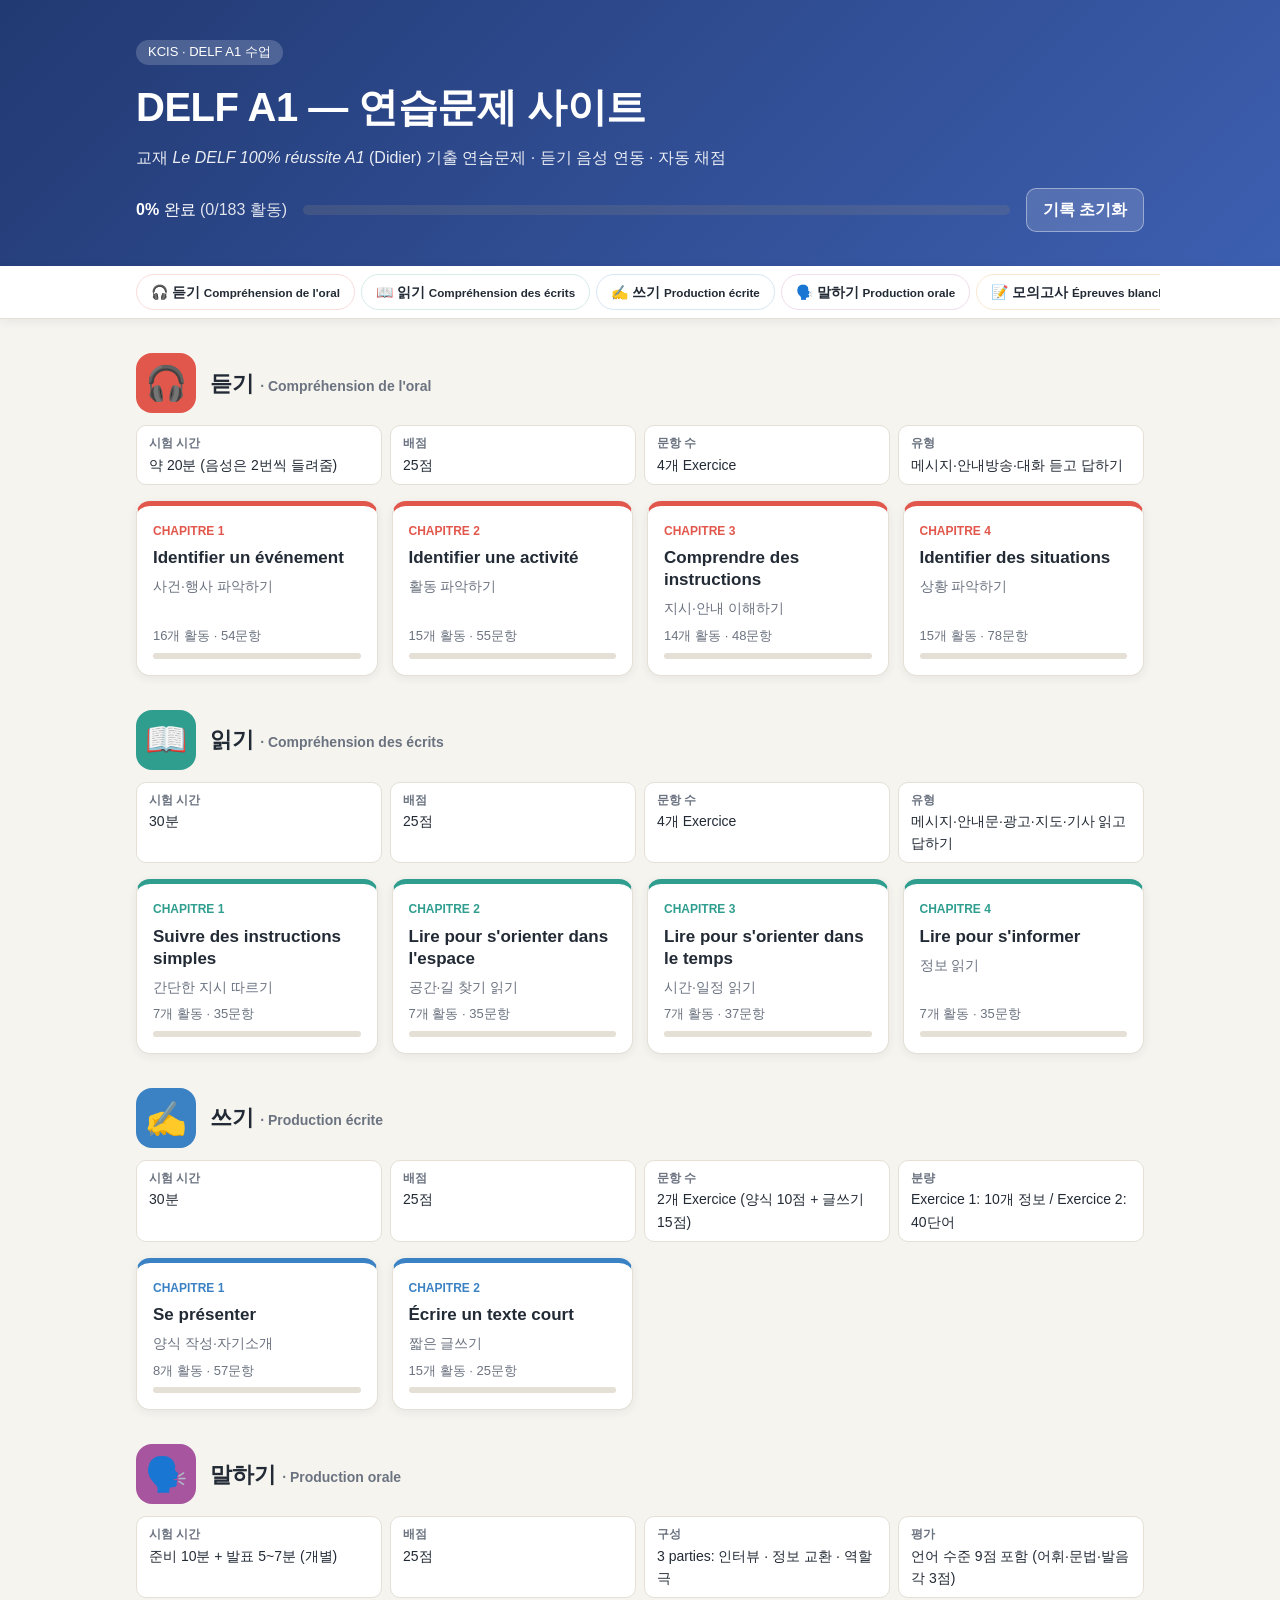
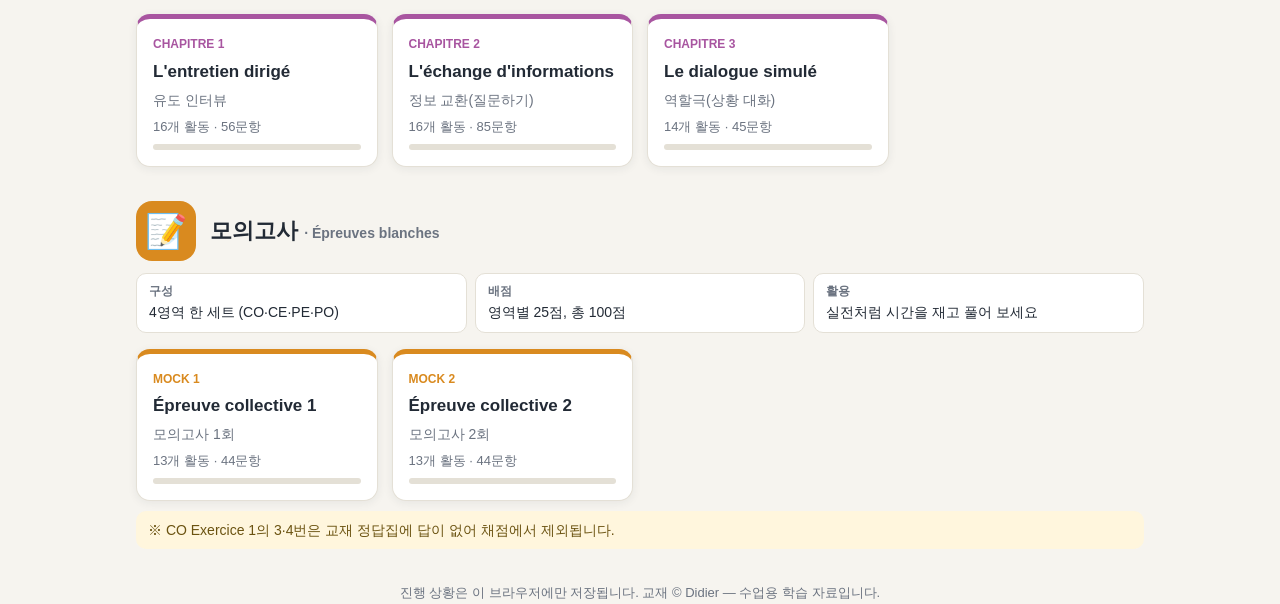
<file: index.html>
<!doctype html><html lang="ko"><head>
<script src="https://yalli2.github.io/site_main_control/guard.js" data-site="delf_a1"></script><!-- smc-guard --><meta charset="utf-8"><meta name="viewport" content="width=device-width,initial-scale=1">
<title>DELF A1 Study Site</title><link rel="stylesheet" href="style.css"></head><body>
<header class="top"><div class="wrap"><span class="badge">KCIS · DELF A1 수업</span>
<h1>DELF A1 — 연습문제 사이트</h1><p>교재 <i>Le DELF 100% réussite A1</i> (Didier) 기출 연습문제 · 듣기 음성 연동 · 자동 채점</p>
<div class="overall"><div><b id="op">0%</b> 완료 <span id="os" style="opacity:.85"></span></div><div class="bar"><i id="ob"></i></div><button id="reset" style="background:rgba(255,255,255,.15);color:#fff;border-color:rgba(255,255,255,.4)">기록 초기화</button></div></div></header>
<nav class="skills"><div class="wrap" id="nav"></div></nav>
<main class="wrap" id="main"></main>
<footer class="wrap">진행 상황은 이 브라우저에만 저장됩니다. 교재 © Didier — 수업용 학습 자료입니다.</footer>
<script src="data.js"></script><script src="app.js"></script><script>Main()</script></body></html>
</file>
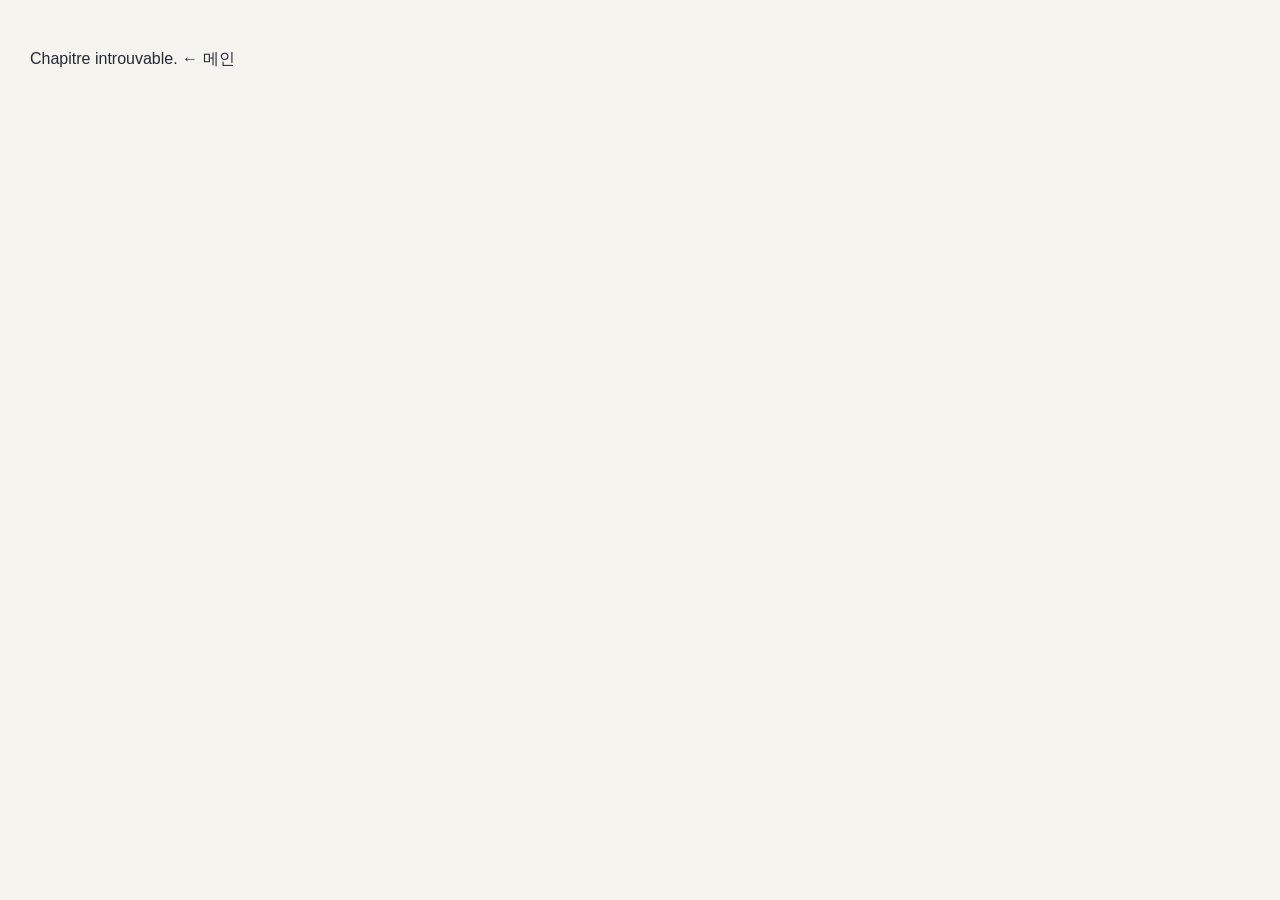
<file: chapter.html>
<!doctype html><html lang="ko"><head>
<script src="https://yalli2.github.io/site_main_control/guard.js" data-site="delf_a1"></script><!-- smc-guard --><meta charset="utf-8"><meta name="viewport" content="width=device-width,initial-scale=1">
<title>DELF A1 — Chapter</title><link rel="stylesheet" href="style.css"></head><body>
<div id="app"></div>
<script src="data.js"></script><script src="app.js"></script><script>Chapter()</script></body></html>
</file>
<file: style.css>
:root{--bg:#f6f4ef;--card:#fff;--ink:#222a35;--mute:#6b7380;--line:#e4e0d6;--ok:#1f8f4e;--okbg:#e6f6ec;--bad:#c53a3a;--badbg:#fdeaea;--acc:#2b4a8b;--r:14px;--sh:0 2px 10px rgba(30,40,60,.07)}
@media(prefers-color-scheme:dark){:root{--bg:#161a21;--card:#1f242d;--ink:#e8ebf0;--mute:#98a1b0;--line:#323946;--okbg:#14301f;--badbg:#3a1c1c;--acc:#8fb0ff}}
*{box-sizing:border-box}html{scroll-behavior:smooth}
body{margin:0;background:var(--bg);color:var(--ink);font:16px/1.6 -apple-system,"Apple SD Gothic Neo","Noto Sans KR","Segoe UI",sans-serif}
a{color:inherit;text-decoration:none}
.wrap{max-width:1040px;margin:0 auto;padding:0 16px}
header.top{background:linear-gradient(135deg,#223a73,#3d5fb0);color:#fff;padding:38px 0 34px}
header.top h1{margin:0 0 6px;font-size:clamp(26px,5vw,40px);letter-spacing:-.5px}
header.top p{margin:0;opacity:.9}
.badge{display:inline-block;background:rgba(255,255,255,.18);border-radius:99px;padding:2px 12px;font-size:13px;margin-bottom:10px}
.overall{display:flex;gap:16px;align-items:center;flex-wrap:wrap;margin-top:18px}
.bar{height:10px;border-radius:99px;background:rgba(127,127,127,.25);overflow:hidden;flex:1;min-width:140px}
.bar>i{display:block;height:100%;background:#59d38b;width:0;transition:width .4s}
nav.skills{position:sticky;top:0;z-index:5;background:var(--card);border-bottom:1px solid var(--line);box-shadow:var(--sh)}
nav.skills .wrap{display:flex;gap:6px;overflow-x:auto;padding:8px 16px}
nav.skills a{white-space:nowrap;padding:6px 14px;border-radius:99px;font-size:14px;font-weight:600;border:1px solid var(--line)}
nav.skills a:hover{background:var(--bg)}
section.skill{margin:34px 0}
.skhead{display:flex;gap:14px;align-items:center;margin-bottom:12px}
.skicon{font-size:34px;width:60px;height:60px;border-radius:16px;display:grid;place-items:center;color:#fff}
.skhead h2{margin:0;font-size:22px}.skhead small{color:var(--mute);font-size:14px}
.info{display:grid;grid-template-columns:repeat(auto-fit,minmax(200px,1fr));gap:8px;margin:10px 0 16px}
.info div{background:var(--card);border:1px solid var(--line);border-radius:10px;padding:8px 12px;font-size:14px}
.info b{display:block;font-size:12px;color:var(--mute);font-weight:600}
.grid{display:grid;grid-template-columns:repeat(auto-fill,minmax(235px,1fr));gap:14px}
.ccard{background:var(--card);border:1px solid var(--line);border-radius:var(--r);padding:16px;box-shadow:var(--sh);display:flex;flex-direction:column;gap:6px;transition:.15s;border-top:5px solid var(--c)}
.ccard:hover{transform:translateY(-3px)}
.ccard .n{font-size:12px;font-weight:700;color:var(--c)}
.ccard h3{margin:0;font-size:17px;line-height:1.3}.ccard p{margin:0;color:var(--mute);font-size:14px}
.ccard .meta{font-size:13px;color:var(--mute);margin-top:auto}
.mini{height:6px;border-radius:9px;background:var(--line);overflow:hidden}.mini>i{display:block;height:100%;background:var(--c);width:0}
.note{background:#fff6dd;color:#6b5311;border-radius:10px;padding:8px 12px;font-size:14px;margin-top:10px}
@media(prefers-color-scheme:dark){.note{background:#3b3315;color:#f2dc91}}
footer{padding:30px 0 50px;color:var(--mute);font-size:13px;text-align:center}
button,.btn{font:inherit;cursor:pointer;border:1px solid var(--line);background:var(--card);color:var(--ink);border-radius:10px;padding:8px 16px;font-weight:600}
button.pri{background:var(--acc);color:#fff;border-color:var(--acc)}
@media(prefers-color-scheme:dark){button.pri{color:#0f1420}}
button:hover{filter:brightness(.97)}button:disabled{opacity:.5;cursor:default}
/* chapter page */
.chead{background:var(--c);color:#fff;padding:22px 0}
.chead a.back{opacity:.9;font-size:14px}
.chead h1{margin:6px 0 2px;font-size:clamp(22px,4vw,32px)}
.chead .sub{opacity:.9}
.score-top{position:sticky;top:0;z-index:6;background:var(--card);border-bottom:1px solid var(--line);box-shadow:var(--sh)}
.score-top .wrap{display:flex;align-items:center;gap:14px;padding:8px 16px;flex-wrap:wrap}
.score-top .big{font-weight:800;font-size:18px}
.tabs{display:flex;gap:8px;margin:22px 0 4px;flex-wrap:wrap}
.tabs button.on{background:var(--ink);color:var(--bg)}
.toc{display:flex;gap:6px;flex-wrap:wrap;margin:10px 0 4px}
.toc a{font-size:13px;padding:3px 10px;border-radius:99px;border:1px solid var(--line);background:var(--card)}
.toc a.done{background:var(--okbg);border-color:var(--ok);color:var(--ok)}
.grp{margin:26px 0 8px;font-size:15px;font-weight:800;color:var(--mute);text-transform:uppercase;letter-spacing:.4px}
.act{background:var(--card);border:1px solid var(--line);border-radius:var(--r);box-shadow:var(--sh);padding:18px;margin:14px 0;scroll-margin-top:70px}
.act h3{margin:0 0 4px;font-size:18px;display:flex;gap:10px;align-items:center;flex-wrap:wrap}
.tag{font-size:12px;font-weight:700;border-radius:99px;padding:1px 10px;background:var(--bg);border:1px solid var(--line);color:var(--mute)}
.tag.ex{background:#ffe9c7;color:#8a5a00;border-color:#f3cd8a}
.instr{margin:4px 0 12px;color:var(--ink)}
.audio{background:var(--bg);border:1px solid var(--line);border-radius:12px;padding:8px 12px;margin:8px 0 14px;display:flex;gap:10px;align-items:center;flex-wrap:wrap}
.audio b{font-size:13px;white-space:nowrap}.audio audio{flex:1;min-width:200px;height:36px}
.doc{margin:10px 0 14px;display:flex;flex-direction:column;gap:8px;align-items:flex-start}
.doc img,.itemimg img{max-width:min(100%,700px);border:1px solid var(--line);border-radius:10px;background:#fff}
.item{padding:12px 0;border-top:1px dashed var(--line)}
.item:first-of-type{border-top:0}
.item .q{font-weight:600;margin-bottom:6px;display:flex;gap:8px;justify-content:space-between}
.item .pt{font-size:12px;font-weight:600;color:var(--mute);white-space:nowrap}
.gtitle{font-size:13px;font-weight:800;color:var(--acc);margin-top:10px}
.opts{display:flex;flex-direction:column;gap:6px}
.opts.row{flex-direction:row;flex-wrap:wrap}
.opt{display:flex;gap:10px;align-items:flex-start;border:1.5px solid var(--line);border-radius:10px;padding:8px 12px;cursor:pointer;background:var(--card)}
.opt:hover{border-color:var(--acc)}
.opt input{margin-top:5px;accent-color:var(--acc)}
.opt.sel{border-color:var(--acc);background:rgba(60,90,170,.08)}
.opt.right{border-color:var(--ok);background:var(--okbg)}.opt.wrong{border-color:var(--bad);background:var(--badbg)}
input.txt,textarea{width:100%;font:inherit;padding:9px 12px;border:1.5px solid var(--line);border-radius:10px;background:var(--card);color:var(--ink)}
input.txt:focus,textarea:focus{outline:0;border-color:var(--acc)}
input.txt.right{border-color:var(--ok);background:var(--okbg)}input.txt.wrong{border-color:var(--bad);background:var(--badbg)}
.fb{margin-top:6px;font-size:14px;border-radius:8px;padding:6px 10px}
.fb.ok{background:var(--okbg);color:var(--ok)}.fb.no{background:var(--badbg);color:var(--bad)}
.fb.pend{background:var(--bg);color:var(--mute)}
.hint{font-size:13px;color:var(--mute);margin-top:4px}
.note2{font-size:13px;background:var(--bg);border-radius:8px;padding:6px 10px;margin:8px 0;color:var(--mute)}
.actions{display:flex;gap:8px;align-items:center;margin-top:14px;flex-wrap:wrap}
.res{font-weight:800;margin-left:auto}
.model{margin-top:8px;border-left:4px solid var(--acc);background:var(--bg);padding:8px 12px;border-radius:0 10px 10px 0;font-size:15px;white-space:pre-wrap}
.self{display:flex;gap:6px;margin-top:6px;flex-wrap:wrap;align-items:center;font-size:13px}
.self button{padding:3px 12px;font-size:13px}.self button.on{background:var(--acc);color:#fff;border-color:var(--acc)}
canvas{max-width:100%;border:1px solid var(--line);border-radius:10px;touch-action:none;cursor:crosshair;background:#fff}
.rec{display:flex;gap:8px;align-items:center;margin-top:6px;flex-wrap:wrap}
.rec audio{height:34px}
.wc{font-size:12px;color:var(--mute);text-align:right}
@media(max-width:560px){.act{padding:14px}.res{width:100%;margin-left:0}}
</file>
